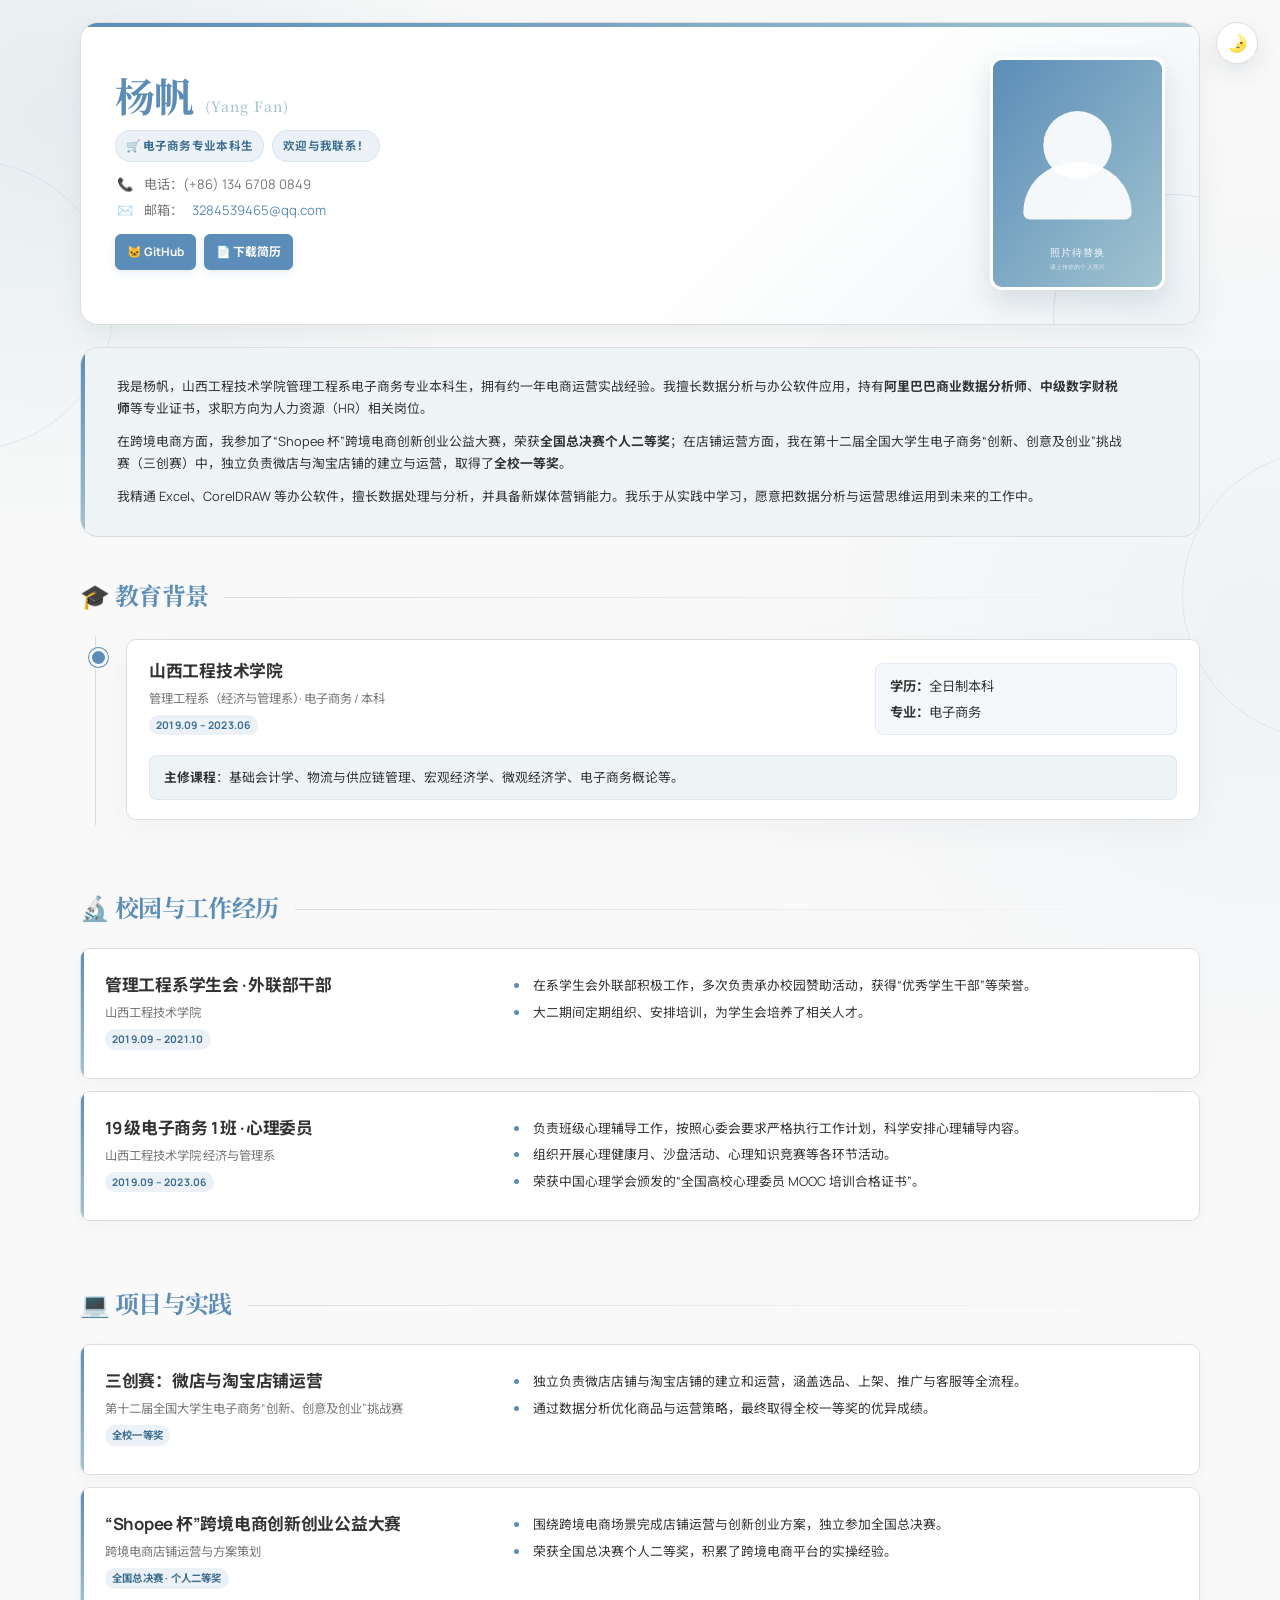
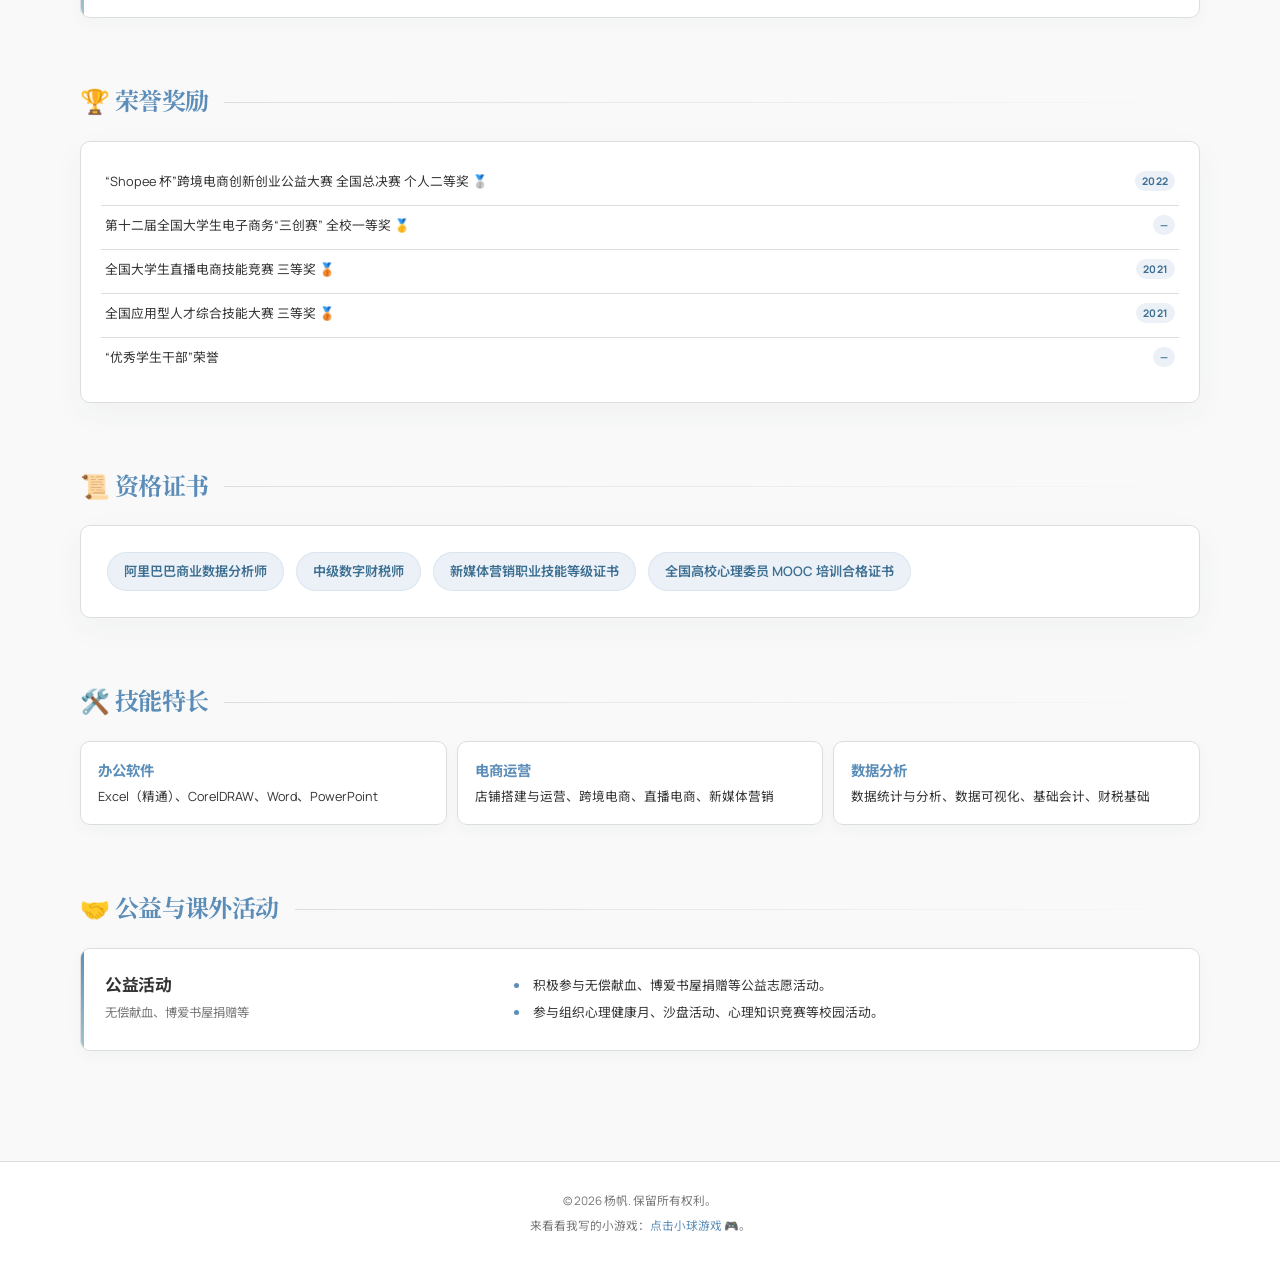
<file: index.html>
<!DOCTYPE html>
<html lang="zh-CN">
<head>
    <meta charset="UTF-8">
    <meta name="viewport" content="width=device-width, initial-scale=1.0">
    <meta name="description" content="杨帆（Yang Fan）的个人主页，电子商务专业，擅长电商运营、数据分析与办公软件。">
    <title>杨帆 (Yang Fan)</title>
    <link rel="stylesheet" href="styles.css">
    <link rel="preconnect" href="https://fonts.googleapis.com">
    <link rel="preconnect" href="https://fonts.gstatic.com" crossorigin>
    <link href="https://fonts.googleapis.com/css2?family=Manrope:wght@400;500;600;700&family=Merriweather:wght@700&family=Noto+Sans+SC:wght@400;500;700&family=Noto+Serif+SC:wght@500;700&display=swap" rel="stylesheet">
    <link rel="apple-touch-icon" sizes="180x180" href="images/favicon/apple-touch-icon.png">
    <link rel="icon" type="image/png" sizes="32x32" href="images/favicon/favicon-32x32.png">
    <link rel="icon" type="image/png" sizes="16x16" href="images/favicon/favicon-16x16.png">
    <link rel="manifest" href="images/favicon/site.webmanifest">
</head>
<body>
    <header>
        <div class="container header-container">
            <button id="theme-toggle" class="theme-toggle" type="button" aria-label="切换到深色主题" title="切换主题">🌛</button>
            <div class="profile-info">
                <h1>杨帆 <span class="chinese-name">(Yang Fan)</span></h1>
                <div class="subtitle-row">
                    <p class="subtitle"><b>🛒 电子商务专业本科生</b></p>
                    <p class="collaboration-note"><b>欢迎与我联系！</b></p>
                </div>
                <p><span class="icon">📞</span> 电话：(+86) 134 6708 0849</p>
                <p><span class="icon">✉️</span> 邮箱：<a href="mailto:3284539465@qq.com">3284539465@qq.com</a></p>
                <div class="links">
                    <a href="https://github.com/YFxbxb888" target="_blank" class="button">🐱 GitHub</a>
                    <a href="files/杨帆简历.docx" target="_blank" class="button">📄 下载简历</a>
                </div>
            </div>
            <div class="carousel-container" tabindex="0" role="region" aria-label="个人照片轮播">
                <img src="images/photo-placeholder.svg" class="carousel-image active" alt="杨帆的个人照片（待替换）">
                <button class="prev" type="button" onclick="changeSlide(-1)" aria-label="上一张照片">&#10094;</button>
                <button class="next" type="button" onclick="changeSlide(1)" aria-label="下一张照片">&#10095;</button>
            </div>
        </div>
    </header>

    <script>
        let currentSlide = 0;
        function changeSlide(direction) {
            const slides = document.querySelectorAll('.carousel-image');
            slides[currentSlide].classList.remove('active');
            slides[currentSlide].setAttribute('aria-hidden', 'true');
            currentSlide = (currentSlide + direction + slides.length) % slides.length;
            slides[currentSlide].classList.add('active');
            slides[currentSlide].setAttribute('aria-hidden', 'false');
        }

        const themeToggle = document.getElementById('theme-toggle');

        function updateThemeControl() {
            const isDark = document.documentElement.classList.contains('dark-theme');
            themeToggle.textContent = isDark ? '🌞' : '🌛';
            themeToggle.setAttribute('aria-label', isDark ? '切换到浅色主题' : '切换到深色主题');
        }

        try {
            if (localStorage.getItem('theme') === 'dark') {
                document.documentElement.classList.add('dark-theme');
            }
        } catch (error) {
            // 存储不可用时页面仍可正常使用。
        }
        updateThemeControl();

        themeToggle.addEventListener('click', () => {
            document.documentElement.classList.toggle('dark-theme');
            const isDark = document.documentElement.classList.contains('dark-theme');
            updateThemeControl();
            try {
                localStorage.setItem('theme', isDark ? 'dark' : 'light');
            } catch (error) {
                // 忽略存储错误，不影响主题切换。
            }
        });

        document.querySelector('.carousel-container').addEventListener('keydown', (event) => {
            if (event.key === 'ArrowLeft' || event.key === 'ArrowRight') {
                event.preventDefault();
                changeSlide(event.key === 'ArrowLeft' ? -1 : 1);
            }
        });

        document.addEventListener('DOMContentLoaded', () => {
            const slides = document.querySelectorAll('.carousel-image');
            slides.forEach((slide, index) => slide.setAttribute('aria-hidden', index === 0 ? 'false' : 'true'));

            // 只有一张照片时隐藏左右切换按钮
            const navButtons = document.querySelectorAll('.carousel-container .prev, .carousel-container .next');
            if (slides.length <= 1) {
                navButtons.forEach((btn) => { btn.style.display = 'none'; });
            }

            document.querySelectorAll('a[target="_blank"]').forEach((link) => {
                link.setAttribute('rel', 'noopener noreferrer');
            });
        });
    </script>

    <section class="intro">
        <div class="container">
            <p>
                我是杨帆，山西工程技术学院管理工程系电子商务专业本科生，拥有约一年电商运营实战经验。我擅长数据分析与办公软件应用，持有<b>阿里巴巴商业数据分析师</b>、<b>中级数字财税师</b>等专业证书，求职方向为人力资源（HR）相关岗位。
            </p>
            <p>
                在跨境电商方面，我参加了“Shopee 杯”跨境电商创新创业公益大赛，荣获<b>全国总决赛个人二等奖</b>；在店铺运营方面，我在第十二届全国大学生电子商务“创新、创意及创业”挑战赛（三创赛）中，独立负责微店与淘宝店铺的建立与运营，取得了<b>全校一等奖</b>。
            </p>
            <p>
                我精通 Excel、CorelDRAW 等办公软件，擅长数据处理与分析，并具备新媒体营销能力。我乐于从实践中学习，愿意把数据分析与运营思维运用到未来的工作中。
            </p>
        </div>
    </section>

    <main>
        <div class="container">
            <section>
                <h2>🎓 教育背景</h2>
                <div class="education-item">
                    <div class="education-header">
                        <div class="details">
                            <h3>山西工程技术学院</h3>
                            <p>管理工程系（经济与管理系）· 电子商务 / 本科</p>
                            <p class="date">2019.09 – 2023.06</p>
                        </div>
                        <div class="education-info">
                            <p><strong>学历：</strong>全日制本科</p>
                            <p><strong>专业：</strong>电子商务</p>
                        </div>
                        <div class="education-introduction">
                            <p><b>主修课程</b>：基础会计学、物流与供应链管理、宏观经济学、微观经济学、电子商务概论等。</p>
                        </div>
                    </div>
                </div>
            </section>

            <section>
                <h2>🔬 校园与工作经历</h2>
                <div class="experience-item">
                    <div class="details">
                        <h3>管理工程系学生会 · 外联部干部</h3>
                        <p>山西工程技术学院</p>
                        <p class="date">2019.09 – 2021.10</p>
                    </div>
                    <div class="content">
                        <ul>
                            <li>在系学生会外联部积极工作，多次负责承办校园赞助活动，获得“优秀学生干部”等荣誉。</li>
                            <li>大二期间定期组织、安排培训，为学生会培养了相关人才。</li>
                        </ul>
                    </div>
                </div>

                <div class="experience-item">
                    <div class="details">
                        <h3>19 级电子商务 1 班 · 心理委员</h3>
                        <p>山西工程技术学院 经济与管理系</p>
                        <p class="date">2019.09 – 2023.06</p>
                    </div>
                    <div class="content">
                        <ul>
                            <li>负责班级心理辅导工作，按照心委会要求严格执行工作计划，科学安排心理辅导内容。</li>
                            <li>组织开展心理健康月、沙盘活动、心理知识竞赛等各环节活动。</li>
                            <li>荣获中国心理学会颁发的“全国高校心理委员 MOOC 培训合格证书”。</li>
                        </ul>
                    </div>
                </div>
            </section>

            <section>
                <h2>💻 项目与实践</h2>
                <div class="project-item">
                    <div class="details">
                        <h3>三创赛：微店与淘宝店铺运营</h3>
                        <p>第十二届全国大学生电子商务“创新、创意及创业”挑战赛</p>
                        <p class="date">全校一等奖</p>
                    </div>
                    <div class="content">
                        <ul>
                            <li>独立负责微店店铺与淘宝店铺的建立和运营，涵盖选品、上架、推广与客服等全流程。</li>
                            <li>通过数据分析优化商品与运营策略，最终取得全校一等奖的优异成绩。</li>
                        </ul>
                    </div>
                </div>

                <div class="project-item">
                    <div class="details">
                        <h3>“Shopee 杯”跨境电商创新创业公益大赛</h3>
                        <p>跨境电商店铺运营与方案策划</p>
                        <p class="date">全国总决赛 · 个人二等奖</p>
                    </div>
                    <div class="content">
                        <ul>
                            <li>围绕跨境电商场景完成店铺运营与创新创业方案，独立参加全国总决赛。</li>
                            <li>荣获全国总决赛个人二等奖，积累了跨境电商平台的实操经验。</li>
                        </ul>
                    </div>
                </div>
            </section>

            <section>
                <h2>🏆 荣誉奖励</h2>
                <ul class="awards-list">
                    <li><span class="award-description">“Shopee 杯”跨境电商创新创业公益大赛 全国总决赛 个人二等奖 🥈</span><span class="date">2022</span></li>
                    <li><span class="award-description">第十二届全国大学生电子商务“三创赛” 全校一等奖 🥇</span><span class="date">—</span></li>
                    <li><span class="award-description">全国大学生直播电商技能竞赛 三等奖 🥉</span><span class="date">2021</span></li>
                    <li><span class="award-description">全国应用型人才综合技能大赛 三等奖 🥉</span><span class="date">2021</span></li>
                    <li><span class="award-description">“优秀学生干部”荣誉</span><span class="date">—</span></li>
                </ul>
            </section>

            <section>
                <h2>📜 资格证书</h2>
                <ul class="chip-list">
                    <li>阿里巴巴商业数据分析师</li>
                    <li>中级数字财税师</li>
                    <li>新媒体营销职业技能等级证书</li>
                    <li>全国高校心理委员 MOOC 培训合格证书</li>
                </ul>
            </section>

            <section>
                <h2>🛠️ 技能特长</h2>
                <ul class="skills-list">
                    <li><strong>办公软件</strong>Excel（精通）、CorelDRAW、Word、PowerPoint</li>
                    <li><strong>电商运营</strong>店铺搭建与运营、跨境电商、直播电商、新媒体营销</li>
                    <li><strong>数据分析</strong>数据统计与分析、数据可视化、基础会计、财税基础</li>
                </ul>
            </section>

            <section>
                <h2>🤝 公益与课外活动</h2>
                <div class="activity-item">
                    <div class="details">
                        <h3>公益活动</h3>
                        <p>无偿献血、博爱书屋捐赠等</p>
                    </div>
                    <div class="content">
                        <ul>
                            <li>积极参与无偿献血、博爱书屋捐赠等公益志愿活动。</li>
                            <li>参与组织心理健康月、沙盘活动、心理知识竞赛等校园活动。</li>
                        </ul>
                    </div>
                </div>
            </section>
        </div>
    </main>

    <footer>
        <div class="container">
            <p>&copy; 2026 杨帆. 保留所有权利。</p>
            <p>来看看我写的小游戏：<a href="game.html">点击小球游戏 🎮</a>。</p>
        </div>
    </footer>
</body>
</html>
</file>
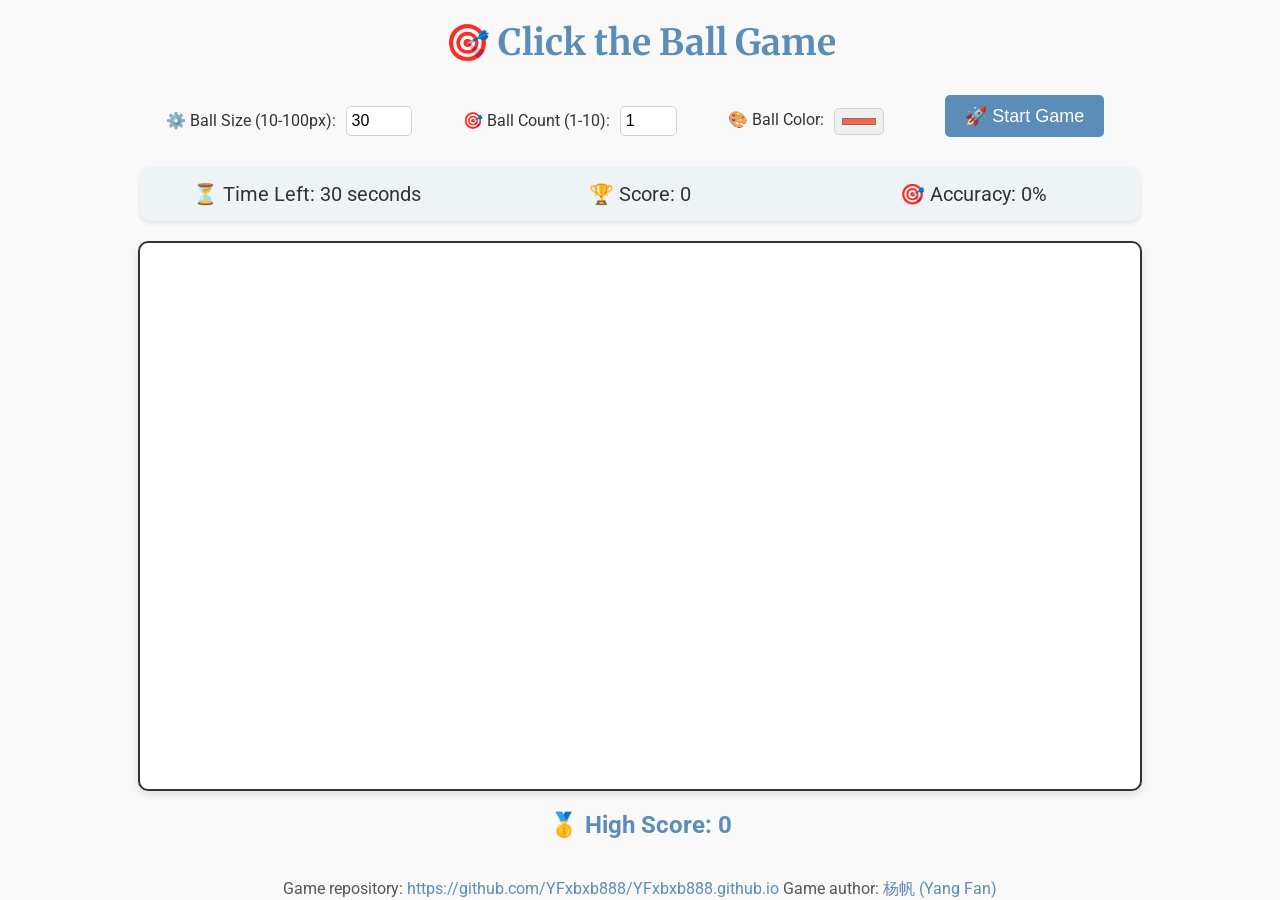
<file: game.html>
<!DOCTYPE html>
<html lang="en">
<head>
    <meta charset="UTF-8">
    <meta name="viewport" content="width=device-width, initial-scale=1.0">
    <title>Click the Ball Game</title>
    <link rel="preconnect" href="https://fonts.googleapis.com">
    <link href="https://fonts.googleapis.com/css2?family=Roboto:wght@300;400&family=Merriweather:wght@700&display=swap" rel="stylesheet">
    <style>
        body {
            font-family: 'Roboto', sans-serif;
            display: flex;
            flex-direction: column;
            align-items: center;
            height: 100vh;
            margin: 0;
            background-color: #f9f9f9;
            color: #333;
        }
        #title {
            font-size: 36px;
            font-weight: bold;
            margin-top: 20px;
            color: #5b8db8;
            text-align: center;
            font-family: 'Merriweather', serif;
        }
        #gameContainer {
            position: relative;
            width: 90%;
            max-width: 1000px;
            height: 600px;
            background-color: #ffffff;
            border: 2px solid #333;
            margin-top: 20px;
            box-shadow: 0 4px 8px rgba(0, 0, 0, 0.1);
            border-radius: 10px;
        }
        .ball {
            position: absolute;
            border-radius: 50%;
            cursor: pointer;
            transition: transform 0.2s ease;
            cursor: default;
        }
        #controls {
            margin-top: 20px;
            display: flex;
            justify-content: space-around;
            align-items: center;
            width: 90%;
            max-width: 1000px;
            flex-wrap: wrap;
        }
        #startButton, #stopButton {
            padding: 10px 20px;
            font-size: 18px;
            cursor: pointer;
            background-color: #5b8db8;
            color: #fff;
            border: none;
            border-radius: 5px;
            transition: background-color 0.3s ease;
            margin: 10px;
        }
        #startButton:hover, #stopButton:hover {
            background-color: #3c6e91;
        }
        #sizeInput, #colorInput, #countInput {
            margin-left: 10px;
            padding: 5px;
            border: 1px solid #ced4da;
            border-radius: 5px;
            font-size: 16px;
            margin-top: 10px;
        }
        #stats {
            display: flex;
            justify-content: space-around;
            margin-top: 20px;
            width: 90%;
            max-width: 1000px;
            font-size: 20px;
            background-color: #eef3f6;
            padding: 10px 0;
            border-radius: 10px;
            box-shadow: 0 2px 4px rgba(0, 0, 0, 0.1);
            flex-wrap: wrap;
        }
        #stats div {
            text-align: center;
            flex: 1;
            margin: 5px 0;
        }
        #highScore {
            margin-top: 20px;
            font-size: 24px;
            color: #5b8db8;
            font-weight: bold;
        }
        #footer {
            margin-top: 40px;
            font-size: 16px;
            color: #555;
            text-align: center;
            width: 90%;
        }
        #footer a {
            color: #5b8db8;
            text-decoration: none;
        }
        #footer a:hover {
            color: #3c6e91;
            text-decoration: underline;
        }
        @media (max-width: 768px) {
            #title {
                font-size: 28px;
            }
            #gameContainer {
                height: 600px;
            }
            #controls {
                flex-direction: column;
                align-items: center;
            }
            #startButton, #stopButton {
                width: 100%;
            }
            #sizeInput, #colorInput, #countInput {
                margin-left: 0;
                margin-top: 10px;
                width: 100%;
                text-align: center;
            }
            #stats {
                flex-direction: column;
            }
            #highScore {
                font-size: 20px;
            }
        }
    </style>
</head>
<body>
    <div id="title">🎯 Click the Ball Game</div>
    <div id="controls">
       <div><label for="sizeInput">⚙️ Ball Size (10-100px):</label><input type="number" id="sizeInput" min="10" max="100" value="30"></div>
       <div><label for="countInput">🎯 Ball Count (1-10):</label><input type="number" id="countInput" min="1" max="10" value="1"></div>
       <div><label for="colorInput">🎨 Ball Color:</label><input type="color" id="colorInput" value="#ff6347"></div>
        <button id="startButton">🚀 Start Game</button>
        <button id="stopButton" style="display: none;">🛑 Stop Game</button>
    </div>
    <div id="stats">
        <div>⏳ Time Left: <span id="timer">30</span> seconds</div>
        <div>🏆 Score: <span id="score">0</span></div>
        <div>🎯 Accuracy: <span id="accuracy">0</span>%</div>
    </div>
    <div id="gameContainer"></div>
    <div id="highScore">🥇 High Score: <span id="highScoreValue">0</span></div>
    <div id="footer">
        Game repository: <a href="https://github.com/YFxbxb888/YFxbxb888.github.io" target="_blank">https://github.com/YFxbxb888/YFxbxb888.github.io</a>

        Game author: <a href="https://YFxbxb888.github.io" target="_blank">杨帆 (Yang Fan)</a>
    </div>
    <script>
        const gameContainer = document.getElementById("gameContainer");
        const scoreDisplay = document.getElementById("score");
        const timerDisplay = document.getElementById("timer");
        const accuracyDisplay = document.getElementById("accuracy");
        const highScoreDisplay = document.getElementById("highScoreValue");
        const startButton = document.getElementById("startButton");
        const stopButton = document.getElementById("stopButton");
        const sizeInput = document.getElementById("sizeInput");
        const colorInput = document.getElementById("colorInput");
        const countInput = document.getElementById("countInput");
        let score = 0;
        let totalClicks = 0;
        let timeLeft = 30;
        let isGameStarted = false;
        let ballSize = 30;
        let ballColor = "#ff6347";
        let highScore = 0;

        function checkCollision(x, y, size) {
            const balls = gameContainer.getElementsByClassName("ball");
            for (const ball of balls) {
                const ballX = parseInt(ball.style.left);
                const ballY = parseInt(ball.style.top);
                const dx = x - ballX;
                const dy = y - ballY;
                if (dx * dx + dy * dy < size * size) return true;
            }
            return false;
        }

        function createBall() {
            const ball = document.createElement("div");
            ball.classList.add("ball");
            const maxX = gameContainer.clientWidth - ballSize;
            const maxY = gameContainer.clientHeight - ballSize;
            
            let randomX, randomY;
            do {
                randomX = Math.floor(Math.random() * maxX);
                randomY = Math.floor(Math.random() * maxY);
            } while (checkCollision(randomX, randomY, ballSize));
            
            ball.style.width = ballSize + "px";
            ball.style.height = ballSize + "px";
            ball.style.backgroundColor = ballColor;
            ball.style.left = randomX + "px";
            ball.style.top = randomY + "px";
            ball.addEventListener("click", () => {
                ball.remove();
                score++;
                totalClicks++;
                updateScore();
                updateAccuracy();
                createBall();
            });
            gameContainer.appendChild(ball);
        }

        function updateScore() { scoreDisplay.textContent = score; }
        function updateAccuracy() { 
            accuracyDisplay.textContent = Math.floor((totalClicks ? score / totalClicks : 0) * 100); 
        }

        startButton.addEventListener("click", () => {
            if (!isGameStarted) {
                isGameStarted = true;
                score = 0;
                totalClicks = 0;
                timeLeft = 30;
                ballSize = parseInt(sizeInput.value);
                ballColor = colorInput.value;
                ballCount = parseInt(countInput.value);
                
                gameContainer.innerHTML = "";
                for (let i = 0; i < ballCount; i++) createBall();
                
                timerInterval = setInterval(updateTimer, 1000);
                startButton.style.display = "none";
                stopButton.style.display = "block";
            }
        });

        stopButton.addEventListener("click", () => {
            if (isGameStarted) {
                endGame();
            }
        });

        gameContainer.addEventListener("click", (event) => {
            if (isGameStarted && !event.target.classList.contains("ball")) {
                totalClicks++;
                updateAccuracy();
            }
        });

        function updateTimer() {
            timeLeft--;
            timerDisplay.textContent = timeLeft;
            if (timeLeft <= 0) {
                clearInterval(timerInterval);
                endGame();
            }
        }

        function endGame() {
            clearInterval(timerInterval);
            isGameStarted = false;
            startButton.style.display = "block";
            stopButton.style.display = "none";
            gameContainer.innerHTML = "";
            if (score > highScore) {
                highScore = score;
                highScoreDisplay.textContent = highScore;
                alert(`🎉 New High Score! Score: ${score}`);
            } else {
                alert(`🎉 Game Over! Score: ${score}`);
            }
        }
    </script>
</body>
</html>
</file>
<file: styles.css>
/* Base --------------------------------------------------------------- */
* {
    margin: 0;
    padding: 0;
    box-sizing: border-box;
}

:root {
    --primary: #5b8db8;
    --secondary: #a1c4d0;
    --surface: #fff;
    --emphasis: #eef3f6;
    --text-primary: #333;
    --text-secondary: #777;
    --background: #f9f9f9;
    --link: var(--primary);
    --link-hover: #3c6e91;
    --border: #ddd;
    --primary-soft: rgba(91, 141, 184, 0.12);
    --primary-faint: rgba(91, 141, 184, 0.06);
    --secondary-soft: rgba(161, 196, 208, 0.22);
    --shadow: 0 10px 28px rgba(40, 65, 86, 0.07);
    --shadow-hover: 0 14px 34px rgba(40, 65, 86, 0.1);
    --radius-lg: 18px;
    --radius-md: 10px;
    --radius-sm: 8px;
    --transition: 0.28s ease;
}

:root.dark-theme {
    --primary: #7ab3e0;
    --secondary: #88b9c5;
    --surface: #2d2d2d;
    --emphasis: #2d3748;
    --text-primary: #e0e0e0;
    --text-secondary: #a0a0a0;
    --background: #1a1a1a;
    --link: #7ab3e0;
    --link-hover: #a1d1f7;
    --border: #404040;
    --primary-soft: rgba(122, 179, 224, 0.14);
    --primary-faint: rgba(122, 179, 224, 0.07);
    --secondary-soft: rgba(136, 185, 197, 0.16);
    --shadow: 0 10px 28px rgba(0, 0, 0, 0.18);
    --shadow-hover: 0 14px 34px rgba(0, 0, 0, 0.23);
}

html {
    scroll-behavior: smooth;
}

body {
    min-width: 320px;
    overflow-x: hidden;
    font-family: 'Manrope', 'Noto Sans SC', 'Microsoft YaHei', 'PingFang SC', sans-serif;
    font-size: 15px;
    font-weight: 400;
    line-height: 1.68;
    color: var(--text-primary);
    background:
        radial-gradient(circle at 4% 4%, var(--secondary-soft), transparent 28rem),
        radial-gradient(circle at 98% 22%, var(--primary-faint), transparent 34rem),
        var(--background);
    transition: color var(--transition), background-color var(--transition);
}

body::before,
body::after {
    position: fixed;
    z-index: -1;
    width: 18rem;
    height: 18rem;
    border: 1px solid var(--primary-soft);
    border-radius: 50%;
    content: '';
    pointer-events: none;
}

body::before {
    top: 10rem;
    left: -11rem;
}

body::after {
    right: -12rem;
    bottom: 10rem;
}

::selection {
    color: var(--text-primary);
    background: var(--secondary);
}

img {
    max-width: 100%;
    vertical-align: middle;
}

a {
    color: var(--link);
    text-decoration-thickness: 1px;
    text-underline-offset: 0.2em;
    transition: color var(--transition), opacity var(--transition);
}

a:hover {
    color: var(--link-hover);
}

a:focus-visible,
button:focus-visible {
    outline: 3px solid var(--secondary);
    outline-offset: 4px;
}

.container {
    width: min(1120px, calc(100% - 48px));
    margin: 0 auto;
}

/* Hero --------------------------------------------------------------- */
header {
    padding: 22px 0 10px;
}

.header-container {
    position: relative;
    display: grid;
    grid-template-columns: minmax(0, 1fr) minmax(155px, 175px);
    gap: clamp(28px, 4vw, 42px);
    align-items: center;
    min-height: 300px;
    padding: clamp(24px, 3.5vw, 34px);
    overflow: hidden;
    border: 1px solid var(--border);
    border-radius: var(--radius-lg);
    background: linear-gradient(135deg, var(--surface) 0%, var(--surface) 58%, var(--emphasis) 100%);
    box-shadow: var(--shadow);
}

.header-container::before {
    position: absolute;
    top: 0;
    left: 0;
    width: 100%;
    height: 4px;
    background: linear-gradient(90deg, var(--primary), var(--secondary));
    content: '';
}

.header-container::after {
    position: absolute;
    right: -6rem;
    bottom: -7rem;
    width: 15rem;
    height: 15rem;
    border: 1px solid var(--secondary);
    border-radius: 50%;
    opacity: 0.35;
    content: '';
    pointer-events: none;
}

.theme-toggle {
    position: fixed;
    top: 22px;
    right: 22px;
    z-index: 1000;
    display: grid;
    width: 42px;
    height: 42px;
    place-items: center;
    border: 1px solid var(--border);
    border-radius: 50%;
    color: var(--text-primary);
    background: var(--surface);
    box-shadow: 0 8px 24px rgba(40, 65, 86, 0.12);
    cursor: pointer;
    font-size: 17px;
    line-height: 1;
    transition: transform var(--transition), box-shadow var(--transition), background-color var(--transition);
}

.theme-toggle:hover {
    transform: translateY(-2px) rotate(-8deg);
    box-shadow: 0 12px 28px rgba(40, 65, 86, 0.17);
}

.profile-info {
    position: relative;
    z-index: 1;
    min-width: 0;
}

.profile-info h1 {
    max-width: 720px;
    margin-bottom: 11px;
    color: var(--primary);
    font-family: 'Merriweather', 'Noto Serif SC', Georgia, serif;
    font-size: clamp(1.8rem, 3.2vw, 2.5rem);
    font-weight: 700;
    letter-spacing: -0.035em;
    line-height: 1.05;
}

.profile-info .chinese-name {
    display: inline;
    margin-left: 0.35em;
    color: var(--secondary);
    font-family: 'Noto Serif SC', 'Songti SC', 'STSong', Georgia, serif;
    font-size: clamp(0.8rem, 1.1vw, 0.9rem);
    font-weight: 500;
    letter-spacing: 0.08em;
    line-height: 1.3;
}

.subtitle-row {
    display: flex;
    flex-wrap: wrap;
    align-items: center;
    gap: 8px;
    margin-bottom: 11px;
}

.profile-info .subtitle,
.profile-info .collaboration-note {
    display: inline-flex;
    align-items: center;
    padding: 5px 10px;
    border: 1px solid var(--primary-soft);
    border-radius: 999px;
    color: var(--link-hover);
    background: var(--primary-soft);
    font-size: 0.72rem;
    letter-spacing: 0.025em;
}

.dark-theme .profile-info .subtitle,
.dark-theme .profile-info .collaboration-note {
    color: var(--primary);
}

.profile-info p:not(.subtitle):not(.collaboration-note) {
    display: flex;
    gap: 9px;
    align-items: baseline;
    max-width: 720px;
    margin-bottom: 4px;
    color: var(--text-secondary);
    font-size: 0.82rem;
    overflow-wrap: anywhere;
}

.profile-info .icon {
    flex: 0 0 1.25rem;
    filter: saturate(0.75);
    text-align: center;
}

.profile-info a:not(.button) {
    text-decoration: none;
}

.email-secondary {
    display: inline-block;
}

.links {
    display: flex;
    flex-wrap: wrap;
    gap: 8px;
    margin-top: 13px;
}

.button {
    display: inline-flex;
    align-items: center;
    min-height: 36px;
    padding: 7px 11px;
    border: 1px solid var(--primary);
    border-radius: 6px;
    color: var(--surface);
    background: var(--primary);
    box-shadow: 0 4px 10px rgba(91, 141, 184, 0.13);
    font-size: 0.74rem;
    font-weight: 700;
    line-height: 1.2;
    text-decoration: none;
    transition: color var(--transition), background-color var(--transition), transform var(--transition), box-shadow var(--transition);
}

.button:hover {
    color: var(--surface);
    background: var(--link-hover);
    transform: translateY(-2px);
    box-shadow: 0 6px 14px rgba(91, 141, 184, 0.2);
}

.carousel-container {
    position: relative;
    z-index: 1;
    width: 100%;
    max-width: 175px;
    aspect-ratio: 3 / 4;
    justify-self: end;
    overflow: hidden;
    border: 3px solid var(--surface);
    border-radius: 12px;
    background: var(--emphasis);
    box-shadow: 0 12px 28px rgba(40, 65, 86, 0.15);
}

.carousel-image {
    position: absolute;
    inset: 0;
    width: 100%;
    height: 100%;
    object-fit: cover;
    opacity: 0;
    transform: scale(1.035);
    transition: opacity 0.45s ease, transform 0.7s ease;
}

.carousel-image.active {
    opacity: 1;
    transform: scale(1);
}

.prev,
.next {
    position: absolute;
    top: 50%;
    z-index: 2;
    display: grid;
    width: 32px;
    height: 32px;
    place-items: center;
    border: 1px solid transparent;
    border-radius: 50%;
    color: rgba(255, 255, 255, 0.92);
    background: transparent;
    box-shadow: none;
    cursor: pointer;
    font: inherit;
    font-size: 14px;
    font-weight: 700;
    line-height: 1;
    opacity: 0.85;
    text-shadow: 0 1px 5px rgba(0, 0, 0, 0.6);
    transform: translateY(-50%);
    transition: opacity var(--transition), background-color var(--transition), color var(--transition), transform var(--transition);
}

.prev { left: 9px; }
.next { right: 9px; }

.carousel-container:hover .prev,
.carousel-container:hover .next {
    opacity: 1;
}

.prev:hover,
.next:hover,
.prev:focus-visible,
.next:focus-visible {
    color: #fff;
    background: var(--link-hover);
    box-shadow: 0 5px 14px rgba(0, 0, 0, 0.16);
    opacity: 1;
    text-shadow: none;
    transform: translateY(-50%) scale(1.06);
}

/* Introduction ------------------------------------------------------- */
.intro {
    margin: 12px 0 46px;
}

.intro .container {
    position: relative;
    padding: clamp(20px, 3vw, 28px) clamp(24px, 3.5vw, 36px);
    overflow: hidden;
    border: 1px solid var(--border);
    border-radius: var(--radius-lg);
    background: var(--emphasis);
}

.intro .container::before {
    position: absolute;
    top: 0;
    left: 0;
    width: 4px;
    height: 100%;
    background: linear-gradient(var(--primary), var(--secondary));
    content: '';
}

.intro p {
    position: relative;
    max-width: 1010px;
    margin-bottom: 12px;
    color: var(--text-primary);
    font-size: clamp(0.78rem, 1vw, 0.84rem);
    line-height: 1.68;
}

.intro p:last-child {
    margin-bottom: 0;
}

.intro img {
    width: auto;
    height: 20px;
}

/* Content sections --------------------------------------------------- */
main > .container {
    padding-bottom: 30px;
}

main section {
    margin-bottom: 70px;
    scroll-margin-top: 40px;
}

main h2 {
    display: grid;
    grid-template-columns: auto 1fr;
    gap: 16px;
    align-items: center;
    margin-bottom: 24px;
    color: var(--primary);
    font-family: 'Merriweather', 'Noto Serif SC', Georgia, serif;
    font-size: clamp(1.2rem, 2vw, 1.5rem);
    font-weight: 700;
    letter-spacing: -0.025em;
    line-height: 1.2;
}

main h2::after {
    height: 1px;
    background: linear-gradient(90deg, var(--border), transparent);
    content: '';
}

.education-item {
    position: relative;
    margin-left: 15px;
    padding: 3px 0 20px 30px;
    border-left: 1px solid var(--border);
}

.education-item:last-child {
    padding-bottom: 5px;
}

.education-item::before {
    position: absolute;
    top: 12px;
    left: -7px;
    width: 13px;
    height: 13px;
    border: 3px solid var(--background);
    border-radius: 50%;
    background: var(--primary);
    box-shadow: 0 0 0 1px var(--primary);
    content: '';
}

.education-item .education-header {
    display: grid;
    grid-template-columns: minmax(0, 1.4fr) minmax(220px, 0.6fr);
    gap: 22px;
    align-items: start;
    padding: 19px 22px;
    border: 1px solid var(--border);
    border-radius: var(--radius-md);
    background: var(--surface);
    box-shadow: 0 10px 30px rgba(40, 65, 86, 0.045);
}

.education-item .details {
    margin: 0;
}

.education-info {
    align-self: center;
    padding: 11px 14px;
    border: 1px solid var(--primary-soft);
    border-radius: var(--radius-sm);
    background: var(--primary-faint);
    font-size: 0.83rem;
}

.education-info p + p {
    margin-top: 4px;
}

.education-introduction {
    grid-column: 1 / -1;
    margin-top: -6px;
    padding: 11px 14px;
    border: 1px solid var(--primary-soft);
    border-radius: var(--radius-sm);
    background: var(--emphasis);
}

.education-introduction p {
    font-size: 0.8rem;
    line-height: 1.62;
}

.experience-item,
.project-item,
.activity-item,
.papers-item {
    position: relative;
    display: grid;
    grid-template-columns: minmax(235px, 0.72fr) minmax(0, 1.28fr);
    gap: clamp(22px, 3vw, 34px);
    align-items: start;
    margin-bottom: 12px;
    padding: clamp(19px, 2.5vw, 24px);
    overflow: hidden;
    border: 1px solid var(--border);
    border-radius: var(--radius-md);
    background: var(--surface);
    box-shadow: 0 5px 16px rgba(40, 65, 86, 0.035);
    transition: border-color var(--transition), box-shadow var(--transition), transform var(--transition);
}

.experience-item::before,
.project-item::before,
.activity-item::before,
.papers-item::before {
    position: absolute;
    top: 0;
    left: 0;
    width: 3px;
    height: 100%;
    background: linear-gradient(180deg, var(--primary), var(--secondary));
    content: '';
}

.experience-item:hover,
.project-item:hover,
.activity-item:hover,
.papers-item:hover {
    border-color: var(--secondary);
    box-shadow: var(--shadow-hover);
    transform: translateY(-1px);
}

.papers-item {
    grid-template-columns: 1fr;
    gap: 11px;
}

.papers-item .content {
    padding-top: 11px;
    border-top: 1px solid var(--border);
}

.details,
.details-with-logo {
    min-width: 0;
}

.details h3,
.details-with-logo h3 {
    display: flex;
    align-items: flex-start;
    margin-bottom: 6px;
    color: var(--text-primary);
    font-size: clamp(0.94rem, 1.5vw, 1.05rem);
    font-weight: 700;
    letter-spacing: -0.016em;
    line-height: 1.43;
}

.details p,
.details-with-logo p {
    margin-bottom: 4px;
    color: var(--text-secondary);
    font-size: 0.77rem;
    line-height: 1.56;
}

.details-with-logo p {
    margin-left: 53px;
}

.logo {
    flex: 0 0 auto;
    width: 42px;
    height: 42px;
    margin-right: 11px;
    padding: 4px;
    border: 1px solid var(--border);
    border-radius: 7px;
    background: #fff;
    object-fit: contain;
}

.date {
    display: block;
    width: fit-content;
    margin-top: 7px !important;
    padding: 3px 7px;
    border-radius: 999px;
    color: var(--link-hover) !important;
    background: var(--primary-soft);
    font-size: 0.65rem !important;
    font-style: normal;
    font-weight: 700;
    letter-spacing: 0.02em;
    line-height: 1.4 !important;
}

.dark-theme .date {
    color: var(--primary) !important;
}

.content {
    min-width: 0;
    padding-top: 2px;
}

.content ul {
    margin: 0;
}

ul {
    padding-left: 1.15rem;
}

ul li {
    margin-bottom: 6px;
    padding-left: 3px;
    color: var(--text-primary);
    font-size: 0.8rem;
    line-height: 1.62;
}

ul li:last-child {
    margin-bottom: 0;
}

ul li::marker {
    color: var(--primary);
}

/* Awards and skills -------------------------------------------------- */
.awards-list,
.skills-list {
    padding: clamp(14px, 2vw, 20px);
    border: 1px solid var(--border);
    border-radius: var(--radius-md);
    list-style: none;
    background: var(--surface);
    box-shadow: 0 10px 32px rgba(40, 65, 86, 0.045);
}

.awards-list li {
    display: grid;
    grid-template-columns: minmax(0, 1fr) auto;
    gap: 22px;
    align-items: start;
    min-height: 44px;
    margin: 0;
    padding: 9px 4px;
    border-bottom: 1px solid var(--border);
    font-size: 0.8rem;
}

.awards-list li:last-child {
    border-bottom: 0;
}

.awards-list .date {
    justify-self: end;
    margin: 0 !important;
    white-space: nowrap;
}

.skills-list {
    display: grid;
    grid-template-columns: repeat(3, 1fr);
    gap: 10px;
    border: 0;
    padding: 0;
    background: transparent;
    box-shadow: none;
}

.skills-list li {
    min-height: 100%;
    margin: 0;
    padding: 17px;
    border: 1px solid var(--border);
    border-radius: var(--radius-md);
    background: var(--surface);
    box-shadow: 0 5px 16px rgba(40, 65, 86, 0.035);
    font-size: 0.79rem;
    transition: border-color var(--transition), transform var(--transition);
}

.skills-list li:hover {
    border-color: var(--secondary);
    transform: translateY(-3px);
}

.skills-list strong {
    display: block;
    margin-bottom: 5px;
    color: var(--primary);
    font-size: 0.9rem;
}

/* Certificate chip cloud --------------------------------------------- */
.chip-list {
    display: flex;
    flex-wrap: wrap;
    gap: 12px;
    padding: clamp(18px, 2.4vw, 26px);
    border: 1px solid var(--border);
    border-radius: var(--radius-md);
    list-style: none;
    background: var(--surface);
    box-shadow: 0 10px 32px rgba(40, 65, 86, 0.045);
}

.chip-list li {
    margin: 0;
    padding: 9px 16px;
    border: 1px solid var(--primary-soft);
    border-radius: 999px;
    color: var(--link-hover);
    background: var(--primary-soft);
    font-size: 0.82rem;
    font-weight: 600;
    line-height: 1.4;
    transition: transform var(--transition), background-color var(--transition), border-color var(--transition);
}

.dark-theme .chip-list li {
    color: var(--primary);
}

.chip-list li:hover {
    border-color: var(--secondary);
    background: var(--secondary-soft);
    transform: translateY(-2px);
}

.activity-item:has(> b) {
    display: block;
    padding: 15px 22px;
    color: var(--primary);
    text-align: center;
}

/* Footer ------------------------------------------------------------- */
footer {
    margin-top: 10px;
    padding: 30px 0;
    border-top: 1px solid var(--border);
    color: var(--text-secondary);
    background: var(--surface);
    text-align: center;
}

footer p {
    margin-bottom: 5px;
    font-size: 0.73rem;
}

footer p:last-child {
    margin-bottom: 0;
}

footer a {
    text-decoration: none;
}

/* Responsive --------------------------------------------------------- */
@media (max-width: 920px) {
    .header-container {
        grid-template-columns: minmax(0, 1fr) 160px;
        gap: 24px;
        min-height: auto;
        padding: 27px 28px;
    }

    .profile-info h1 {
        font-size: clamp(1.75rem, 3.6vw, 2.2rem);
    }

    .experience-item,
    .project-item,
    .activity-item,
    .papers-item {
        grid-template-columns: minmax(210px, 0.72fr) minmax(0, 1.28fr);
        gap: 22px;
    }

    .papers-item {
        grid-template-columns: 1fr;
    }

    .skills-list {
        grid-template-columns: 1fr;
    }
}

@media (max-width: 720px) {
    .container {
        width: min(100% - 30px, 620px);
    }

    header {
        padding: 14px 0 8px;
    }

    .header-container {
        grid-template-columns: 1fr;
        gap: 16px;
        padding: 24px 20px 18px;
        text-align: center;
    }

    .header-container::after {
        width: 20rem;
        height: 20rem;
    }

    .profile-info .subtitle,
    .subtitle-row,
    .links {
        justify-content: center;
    }

    .profile-info p:not(.subtitle):not(.collaboration-note) {
        display: block;
        text-align: center;
    }

    .profile-info .icon {
        display: inline-block;
        margin-right: 5px;
    }

    .links {
        width: min(100%, 290px);
        margin-right: auto;
        margin-left: auto;
    }

    .carousel-container {
        width: min(42%, 150px);
        justify-self: center;
    }

    .intro {
        margin: 8px 0 40px;
    }

    .intro .container {
        padding: 20px 19px 20px 23px;
        border-radius: 12px;
    }

    main section {
        margin-bottom: 56px;
    }

    main h2 {
        grid-template-columns: 1fr;
        gap: 12px;
        margin-bottom: 20px;
    }

    main h2::after {
        width: 80px;
    }

    .education-item {
        margin-left: 7px;
        padding-left: 24px;
    }

    .education-item .education-header {
        grid-template-columns: 1fr;
        gap: 12px;
        padding: 17px;
    }

    .education-info {
        width: 100%;
    }

    .experience-item,
    .project-item,
    .activity-item,
    .papers-item {
        grid-template-columns: 1fr;
        gap: 16px;
        padding: 18px;
    }

    .content {
        padding-top: 13px;
        border-top: 1px solid var(--border);
    }

    .awards-list li {
        grid-template-columns: minmax(0, 1fr) auto;
        gap: 10px;
        align-items: start;
    }

    .awards-list .date {
        justify-self: end;
    }
}

@media (max-width: 460px) {
    body {
        font-size: 15px;
    }

    .container {
        width: calc(100% - 22px);
    }

    .theme-toggle {
        top: 14px;
        right: 14px;
        width: 42px;
        height: 42px;
    }

    .header-container {
        padding-inline: 18px;
        border-radius: 14px;
    }

    .profile-info h1 {
        font-size: 1.65rem;
    }

    .profile-info .chinese-name {
        display: block;
        margin-top: 7px;
        margin-left: 0;
        font-size: 0.76rem;
    }

    .profile-info p:not(.subtitle):not(.collaboration-note) {
        font-size: 0.79rem;
        text-align: center;
    }

    .profile-info .subtitle,
    .profile-info .collaboration-note {
        padding: 5px 8px;
        font-size: 0.66rem;
    }

    .profile-info a[href^="mailto:"] {
        word-break: break-all;
    }

    .links {
        gap: 8px;
    }

    .button {
        min-height: 34px;
        padding: 6px 9px;
        font-size: 0.68rem;
    }

    .carousel-container {
        width: min(41%, 140px);
    }

    main h2 {
        font-size: 1.18rem;
    }

    .education-item {
        padding-left: 19px;
    }

    .education-item .education-header,
    .experience-item,
    .project-item,
    .activity-item,
    .papers-item,
    .skills-list li {
        padding: 16px;
        border-radius: 9px;
    }

    .details-with-logo p {
        margin-left: 0;
    }

    .logo {
        width: 44px;
        height: 44px;
        margin-right: 11px;
    }
}

@media (hover: none) {
    .prev,
    .next {
        color: rgba(255, 255, 255, 0.92);
        opacity: 0.82;
        text-shadow: 0 1px 5px rgba(0, 0, 0, 0.72);
    }
}

@media (prefers-reduced-motion: reduce) {
    html {
        scroll-behavior: auto;
    }

    *,
    *::before,
    *::after {
        scroll-behavior: auto !important;
        transition-duration: 0.01ms !important;
        animation-duration: 0.01ms !important;
        animation-iteration-count: 1 !important;
    }
}

@media print {
    body {
        background: #fff;
    }

    .theme-toggle,
    .prev,
    .next {
        display: none;
    }

    .header-container,
    .intro .container,
    .experience-item,
    .project-item,
    .activity-item,
    .papers-item,
    .education-item .education-header,
    .awards-list,
    .skills-list li {
        box-shadow: none;
    }

}
</file>
